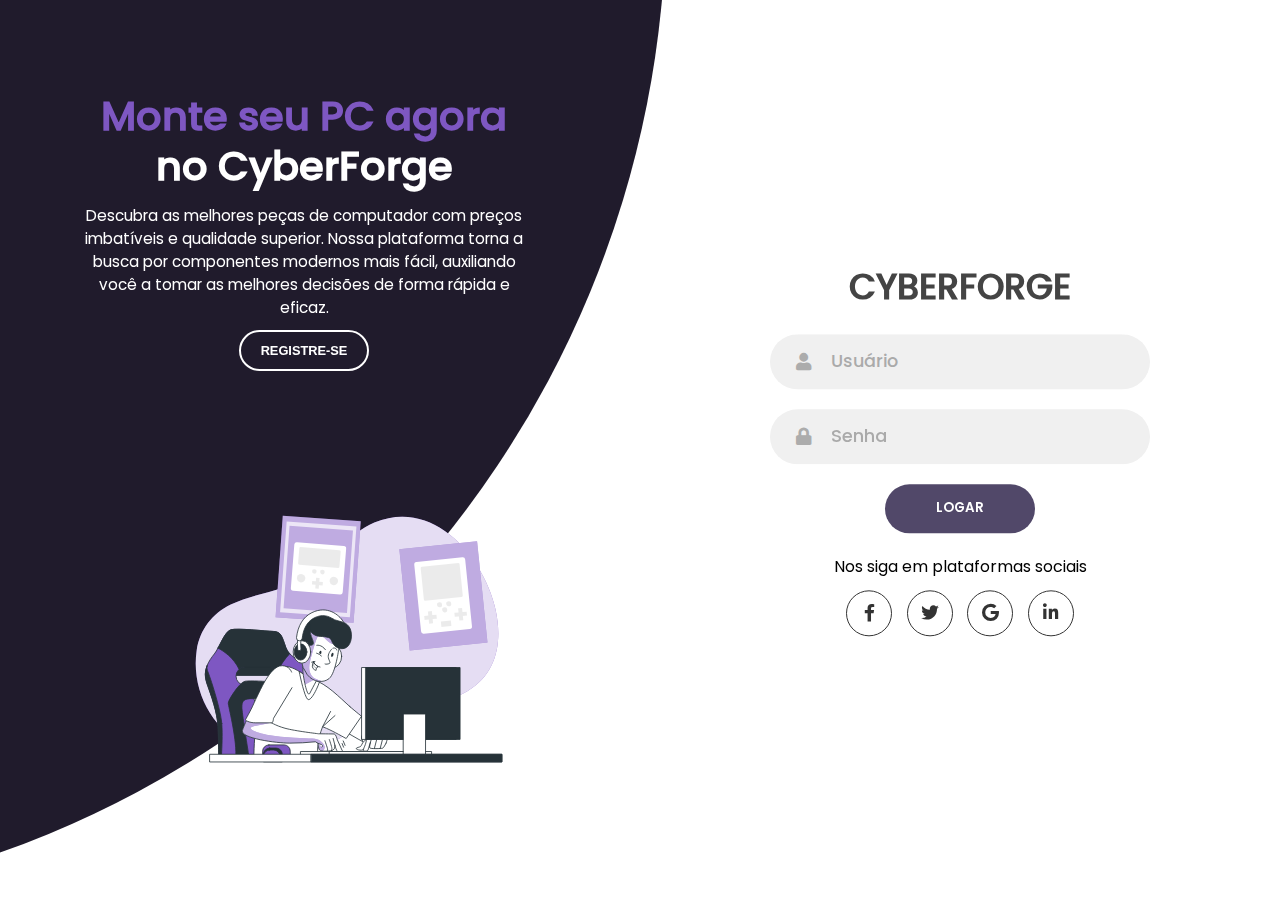
<file: index.html>
<!-- Código desenvolvido por: Equipe CyberForge -->

<!DOCTYPE html>
<html lang="pt-br">
 
  <head>
    <meta charset="UTF-8" />
    <meta name="viewport" content="width=device-width, initial-scale=1.0" />
    <link rel="stylesheet" href="https://cdnjs.cloudflare.com/ajax/libs/font-awesome/5.15.4/css/all.min.css">
    <link rel="stylesheet" href="css/main_style.css" />
    <link href="css/main_fonte.css" rel="stylesheet">
    <link rel="icon" href="imagens/forja.png" type="image/png">
    <title>CYBERFORGE</title>
  </head>
  
  <body>
    <div class="container">
      <div class="forms-container">
        <div class="signin-signup">

          <!-- Etapa Login -->
          <form action="#" class="sign-in-form" id="login-form">
            <h2 class="title">CYBERFORGE</h2>

            <!-- Elemento para mensagem de erro -->
            <span id="login-error" style="color: red; display: none; font-size: 14px;"></span>

            <div class="input-field">
              <i class="fas fa-user"></i>
              <input type="text" id="login-usuario" placeholder="Usuário" required oninvalid="this.setCustomValidity('Por favor, insira um nome de usuário')" oninput="setCustomValidity('')" />
            </div>
            <div class="input-field">
              <i class="fas fa-lock"></i>
              <input type="password" id="login-senha" placeholder="Senha" required oninvalid="this.setCustomValidity('Por favor, insira sua senha')" oninput="setCustomValidity('')" />
            </div>
            <input type="submit" value="Logar" class="btn solid" />
            <p class="social-text">Nos siga em plataformas sociais</p>
            <div class="social-media">
              <a href="#" class="social-icon">
                <i class="fab fa-facebook-f"></i>
              </a>
              <a href="#" class="social-icon">
                <i class="fab fa-twitter"></i>
              </a>
              <a href="#" class="social-icon">
                <i class="fab fa-google"></i>
              </a>
              <a href="#" class="social-icon">
                <i class="fab fa-linkedin-in"></i>
              </a>
            </div>
          </form>

          <!-- Etapa Registro -->
          <form action="#" class="sign-up-form" id="register-form">
            <h2 class="title">CYBERFORGE</h2>
            <div class="input-field">
              <i class="fas fa-user"></i>
              <input type="text" id="registro-usuario" placeholder="Usuário" required oninvalid="this.setCustomValidity('Por favor, insira um nome de usuário')" oninput="setCustomValidity('')" />
            </div>
            <div class="input-field">
              <i class="fas fa-envelope"></i>
              <input type="email" id="registro-email" placeholder="E-mail" pattern=".+@.+\..+" oninvalid="this.setCustomValidity('Por favor, insira um e-mail válido com @')" oninput="setCustomValidity('')" required />
            </div>
            <div class="input-field">
              <i class="fas fa-lock"></i>
              <input type="password" id="registro-senha" placeholder="Senha" required oninvalid="this.setCustomValidity('Por favor, insira sua senha')" oninput="setCustomValidity('')" />
            </div>
            <input type="submit" class="btn" value="Registrar"/>
            <p class="social-text">Nos siga em plataformas sociais</p>
            <div class="social-media">
              <a href="#" class="social-icon">
                <i class="fab fa-facebook-f"></i>
              </a>
              <a href="#" class="social-icon">
                <i class="fab fa-twitter"></i>
              </a>
              <a href="#" class="social-icon">
                <i class="fab fa-google"></i>
              </a>
              <a href="#" class="social-icon">
                <i class="fab fa-linkedin-in"></i>
              </a>
            </div>
          </form>
        </div>
      </div>

      <!-- Slot Registro e Slot Login -->
      <div class="panels-container">
        <div class="panel left-panel">
          <div class="content">
            <aside>
              <h2><span>Monte seu PC agora</span></h2>
              <h2>no CyberForge</h2>
              <p>
                Descubra as melhores peças de computador com preços imbatíveis e qualidade superior. Nossa plataforma torna a busca por componentes modernos mais fácil, auxiliando você a tomar as melhores decisões de forma rápida e eficaz.
              </p>
              <button class="btn transparent" id="sign-up-btn">
                Registre-se
              </button>
            </aside>
          </div>
          <img src="imagens/logo_login.svg" class="image" alt="" />
        </div>
        <div class="panel right-panel">
          <div class="content">
            <aside>
              <h2><span>Monte seu PC agora</span></h2>
              <h2>no CyberForge</h2>
              <p>
                Encontre as melhores peças de computador com o melhor preço e qualidade. Nossa plataforma facilita a busca por componentes atuais, ajudando você a fazer as melhores escolhas de forma rápida e eficiente.
              </p>
              <button class="btn transparent" id="sign-in-btn">
                Entrar
              </button>
            </aside>
          </div>
          <img src="imagens/logo_register.svg" class="image" alt="" />
        </div>
      </div>
    </div> 

    <script>
      // Referências aos botões e slots
      const signUpButton = document.getElementById('sign-up-btn');
      const signInButton = document.getElementById('sign-in-btn');
      const loginForm = document.getElementById('login-form');
      const registerForm = document.getElementById('register-form');
    
      // Funções do Registro: Usuário, e-mail e senha
      registerForm.addEventListener('submit', (e) => {
        e.preventDefault();
        const usuario = document.getElementById('registro-usuario').value;
        const email = document.getElementById('registro-email').value;
        const senha = document.getElementById('registro-senha').value;
        
        // Verificando se o usuário já existe
        const storedUsuario = localStorage.getItem('usuario');

        if (storedUsuario === usuario) {
        alert('O usuário já foi usado para outro cadastro. Por gentileza, escolha outro nome de usuário.');
        // Limpar os campos do formulário
        document.getElementById('registro-usuario').value = '';
        document.getElementById('registro-email').value = '';
        document.getElementById('registro-senha').value = '';
        return; // Sair da função sem prosseguir com o registro do novo usuário
        }

        // Salvando dados no LocalStorage ( Navegador do usuário )
        localStorage.setItem('usuario', usuario);
        localStorage.setItem('email', email);
        localStorage.setItem('senha', senha);
        
        // Limpar os campos do slot da vez - Registro
        document.getElementById('registro-usuario').value = '';
        document.getElementById('registro-email').value = '';
        document.getElementById('registro-senha').value = '';
        document.getElementById('sign-in-btn').click();
      });
    
      // Funções de Login: Usuário e senha
      loginForm.addEventListener('submit', (e) => {
        e.preventDefault();
        const loginUsuario = document.getElementById('login-usuario').value;
        const loginSenha = document.getElementById('login-senha').value;
    
        // Limpar os campos do slot da vez - Login
        document.getElementById('login-usuario').value = '';
        document.getElementById('login-senha').value = '';
    
        // Verificar os dados no LocalStorage ( Navegador do usuário )
        const storedUsuario = localStorage.getItem('usuario');
        const storedSenha = localStorage.getItem('senha');
        const loginError = document.getElementById('login-error');
    
        if (loginUsuario === storedUsuario && loginSenha === storedSenha) {
          loginError.style.display = 'none'; 
          window.location.href = './Tela Inicial/main.html'; 
        } else {
          loginError.textContent = 'Usuário ou senha incorretos'; 
          loginError.style.display = 'block'; 
        }
      });
    
      // Alternar entre as telas
      signUpButton.addEventListener('click', () => {
        document.querySelector('.container').classList.add('sign-up-mode');
      });
    
      signInButton.addEventListener('click', () => {
        document.querySelector('.container').classList.remove('sign-up-mode');
      });

    </script>
  </body>
</html>
</file>
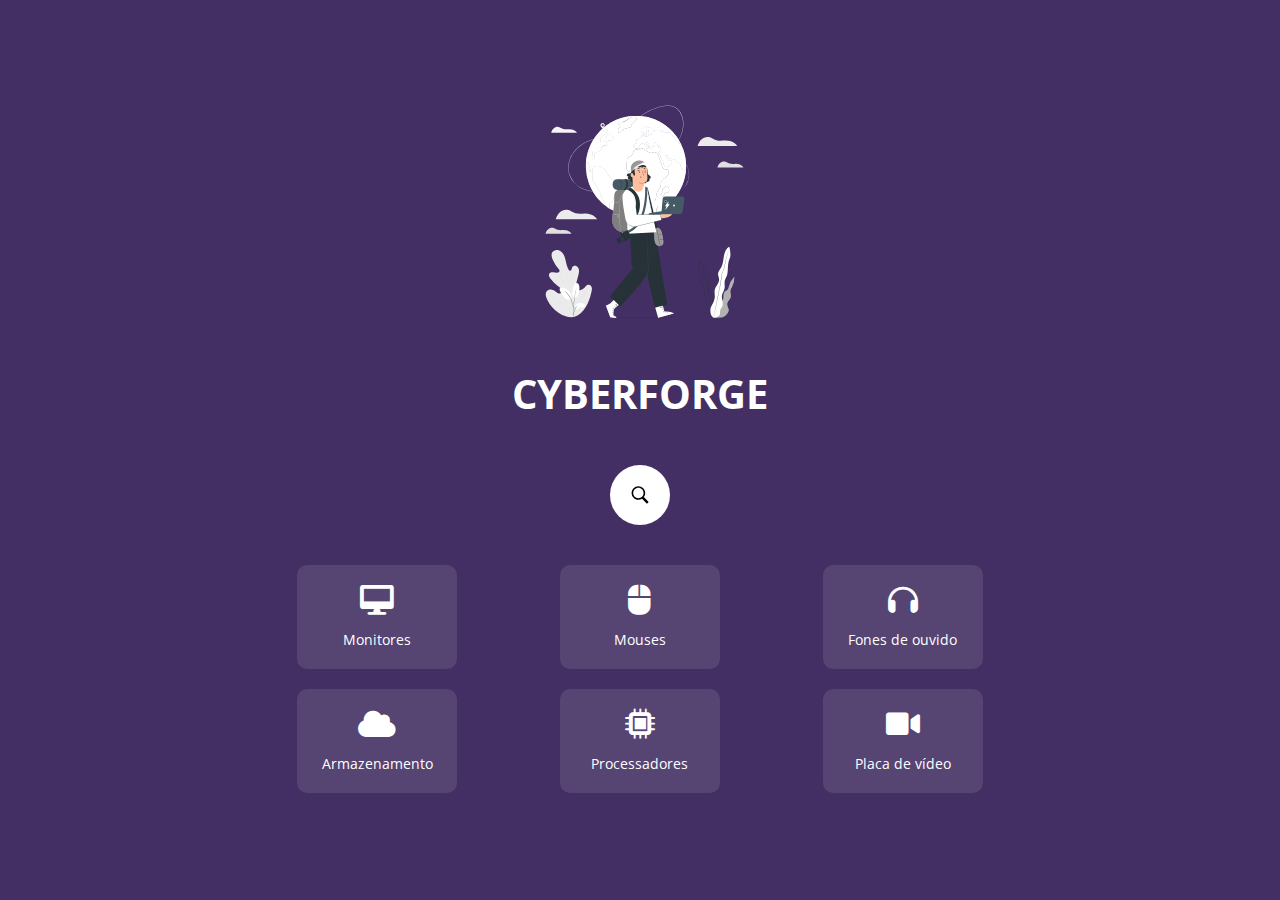
<file: html/categorias.html>
<!DOCTYPE html>
<html lang="pt">
<head>
    <link rel="stylesheet" href="https://cdnjs.cloudflare.com/ajax/libs/font-awesome/6.0.0-beta3/css/all.min.css">
    <link rel="stylesheet" href="../css/categorias.css">
    <meta charset="UTF-8">
    <meta http-equiv="X-UA-Compatible" content="IE=edge">
    <meta name="viewport" content="width=device-width, initial-scale=1.0">
    <title>CATEGORIAS</title>
</head>
<body>
    <!-- Título -->
    <div class="header">
        <img src="../svg/logo.svg" alt="CYBERFORGE" height="250"> <!-- Ajuste o tamanho conforme necessário -->
        <h1>CYBERFORGE</h1>
    </div>
 
    <!-- Barra de pesquisa -->
    <div class="search-box">
        <input type="text" class="search-txt" placeholder="Pesquisar">
        <a href="#" class="search-btn">
            <img src="../svg/lupa.svg" alt="lupa" height="20" width="20">
        </a>
    </div>

    <!-- Categorias -->
    <div class="categories">
        <a href="#" class="category-btn">
            <i class="fas fa-desktop"></i>
            <span>Monitores</span>
        </a>
        <a href="#" class="category-btn">
            <i class="fas fa-mouse"></i>
            <span>Mouses</span>
        </a>
        <a href="#" class="category-btn">
            <i class="fas fa-headphones"></i>
            <span>Fones de ouvido</span>
        </a>
        <a href="#" class="category-btn">
            <i class="fas fa-cloud"></i>
            <span>Armazenamento</span>
        </a>
        <a href="#" class="category-btn">
            <i class="fas fa-microchip"></i>
            <span>Processadores</span>
        </a>
        <a href="#" class="category-btn">
            <i class="fas fa-video"></i>
            <span>Placa de vídeo</span>
        </a>
    </div>
</body>
</html>
</file>
<file: css/main_style.css>
@import url("https://fonts.googleapis.com/css2?family=Poppins:wght@200;300;400;500;600;700;800&display=swap");

* {
  margin: 0;
  padding: 0;
  box-sizing: border-box;
}

body,input {
  font-family: "Poppins", sans-serif;
}

img {
  max-width: 80%;
  height: auto;
}

h2{
  font-size: 40px;
  line-height: 50px;
  font-family: poppinsmedium;
}

span{
  color: #7E57C2
}

.container {
  position: relative;
  width: 100%;
  background-color: #fff;
  min-height: 100vh;
  overflow: hidden;
}

.forms-container {
  position: absolute;
  width: 100%;
  height: 100%;
  top: 0;
  left: 0;
}

.signin-signup {
  position: absolute;
  top: 50%;
  transform: translate(-50%, -50%);
  left: 75%;
  width: 50%;
  transition: 1s 0.7s ease-in-out;
  display: grid;
  grid-template-columns: 1fr;
  z-index: 5;
}

form {
  display: flex;
  align-items: center;
  justify-content: center;
  flex-direction: column;
  padding: 0rem 5rem;
  transition: all 0.2s 0.7s;
  overflow: hidden;
  grid-column: 1 / 2;
  grid-row: 1 / 2;
}

form.sign-up-form {
  opacity: 0;
  z-index: 1;
}

form.sign-in-form {
  z-index: 2;
}

.title {
  font-size: 2.2rem;
  color: #444;
  margin-bottom: 10px;
}

.input-field {
  max-width: 380px;
  width: 100%;
  background-color: #f0f0f0;
  margin: 10px 0;
  height: 55px;
  border-radius: 55px;
  display: grid;
  grid-template-columns: 15% 85%;
  padding: 0 0.4rem;
  position: relative;
}

.input-field i {
  text-align: center;
  line-height: 55px;
  color: #acacac;
  transition: 0.5s;
  font-size: 1.1rem;
}

.input-field input {
  background: none;
  outline: none;
  border: none;
  line-height: 1;
  font-weight: 600;
  font-size: 1.1rem;
  color: #333;
}

.input-field input::placeholder {
  color: #aaa;
  font-weight: 500;
}

.social-text {
  padding: 0.7rem 0;
  font-size: 1rem;
}

.social-media {
  display: flex;
  justify-content: center;
}

.social-icon {
  height: 46px;
  width: 46px;
  display: flex;
  justify-content: center;
  align-items: center;
  margin: 0 0.45rem;
  color: #333;
  border-radius: 50%;
  border: 1px solid #333;
  text-decoration: none;
  font-size: 1.1rem;
  transition: 0.3s;
}

.social-icon:hover {
  color: #514869;
  border-color: #514968;
}

.btn {
  width: 150px;
  background-color: #514869;
  border: none;
  outline: none;
  height: 49px;
  border-radius: 49px;
  color: #fff;
  text-transform: uppercase;
  font-weight: 600;
  margin: 10px 0;
  cursor: pointer;
  transition: 0.5s;
}

.btn:hover {
  background-color: #201b2c;
}

.panels-container {
  position: absolute;
  height: 100%;
  width: 100%;
  top: 0;
  left: 0;
  display: grid;
  grid-template-columns: repeat(2, 1fr);
}

.container:before {
  content: "";
  position: absolute;
  height: 2000px;
  width: 2000px;
  top: -10%;
  right: 48%;
  transform: translateY(-50%);
  background-image: linear-gradient(-45deg, #201b2c 0%, #201b2c 100%);
  transition: 1.8s ease-in-out;
  border-radius: 50%;
  z-index: 6;
}

.image {
  width: 100%;
  transition: transform 1.1s ease-in-out;
  transition-delay: 0.4s;
}

.panel {
  display: flex;
  flex-direction: column;
  align-items: flex-end;
  justify-content: space-around;
  text-align: center;
  z-index: 6;
}

.left-panel {
  pointer-events: all;
  padding: 3rem 17% 2rem 12%;
}

.right-panel {
  pointer-events: none;
  padding: 3rem 12% 2rem 17%;
}

.panel .content {
  color: #fff;
  transition: transform 0.9s ease-in-out;
  transition-delay: 0.6s;
}

.panel h3 {
  font-weight: 600;
  line-height: 1;
  font-size: 1.5rem;
}

.panel p {
  font-size: 0.95rem;
  padding: 0.7rem 0;
}

.btn.transparent {
  margin: 0;
  background: none;
  border: 2px solid #fff;
  width: 130px;
  height: 41px;
  font-weight: 600;
  font-size: 0.8rem;
}

.right-panel .image, 
.right-panel .content {
  transform: translateX(800px);
}

/* Animação das páginas */
.container.sign-up-mode:before {
  transform: translate(100%, -50%);
  right: 52%;
}

.container.sign-up-mode .left-panel .image,
.container.sign-up-mode .left-panel .content {
  transform: translateX(-800px);
}

.container.sign-up-mode .signin-signup {
  left: 25%;
}

.container.sign-up-mode form.sign-up-form {
  opacity: 1;
  z-index: 2;
}

.container.sign-up-mode form.sign-in-form {
  opacity: 0;
  z-index: 1;
}

.container.sign-up-mode .right-panel .image,
.container.sign-up-mode .right-panel .content {
  transform: translateX(0%);
}

.container.sign-up-mode .left-panel {
  pointer-events: none;
}

.container.sign-up-mode .right-panel {
  pointer-events: all;
}

@media (max-width: 870px) {

  .container {
    min-height: 800px;
    height: 100vh;
  }

  .signin-signup {
    width: 100%;
    top: 95%;
    transform: translate(-50%, -100%);
    transition: 1s 0.8s ease-in-out;
  }

  .signin-signup,
  .container.sign-up-mode .signin-signup {
    left: 50%;
  }

  .panels-container {
    grid-template-columns: 1fr;
    grid-template-rows: 1fr 2fr 1fr;
  }

  .panel {
    flex-direction: row;
    justify-content: space-around;
    align-items: center;
    padding: 2.5rem 8%;
    grid-column: 1 / 2;
  }

  .right-panel {
    grid-row: 3 / 4;
  }

  .left-panel {
    grid-row: 1 / 2;
  }

  .image {
    width: 200px;
    transition: transform 0.9s ease-in-out;
    transition-delay: 0.6s;
  }

  .panel .content {
    padding-right: 15%;
    transition: transform 0.9s ease-in-out;
    transition-delay: 0.8s;
  }

  .panel h3 {
    font-size: 1.2rem;
  }

  .panel p {
    font-size: 0.7rem;
    padding: 0.5rem 0;
  }

  .btn.transparent {
    width: 110px;
    height: 35px;
    font-size: 0.7rem;
  }

  .container:before {
    width: 1500px;
    height: 1500px;
    transform: translateX(-50%);
    left: 30%;
    bottom: 68%;
    right: initial;
    top: initial;
    transition: 2s ease-in-out;
  }

  .container.sign-up-mode:before {
    transform: translate(-50%, 100%);
    bottom: 32%;
    right: initial;
  }

  .container.sign-up-mode .left-panel .image,
  .container.sign-up-mode .left-panel .content {
    transform: translateY(-300px);
  }

  .container.sign-up-mode .right-panel .image,
  .container.sign-up-mode .right-panel .content {
    transform: translateY(0px);
  }

  .right-panel .image,
  .right-panel .content {
    transform: translateY(300px);
  }

  .container.sign-up-mode .signin-signup {
    top: 5%;
    transform: translate(-50%, 0);
  }
}

@media (max-width: 570px) {

  form {
    padding: 0 1.5rem;
  }

  .image {
    display: none;
  }

  .panel .content {
    padding: 0.5rem 1rem;
  }
  
  .container {
    padding: 1.5rem;
  }

  .container:before {
    bottom: 72%;
    left: 50%;
  }

  .container.sign-up-mode:before {
    bottom: 28%;
    left: 50%;
  }
}
</file>
<file: css/main_fonte.css>
@font-face {
    font-family: 'poppinsblack';
    src: url('../fontes/poppins-black-webfont.woff2') format('woff2'),
         url('../fontes/poppins-black-webfont.woff') format('woff');
    font-weight: normal;
    font-style: normal;
  }
  
  @font-face {
    font-family: 'poppinsbold';
    src: url('../fontes/poppins-bold-webfont.woff2') format('woff2'),
         url('../fontes/poppins-bold-webfont.woff') format('woff');
    font-weight: normal;
    font-style: normal;
  }
  
  @font-face {
    font-family: 'poppinslight';
    src: url('../fontes/poppins-light-webfont.woff2') format('woff2'),
         url('../fontes/poppins-light-webfont.woff') format('woff');
    font-weight: normal;
    font-style: normal;
  
  }
  
  @font-face {
    font-family: 'poppinsmedium';
    src: url('../fontes/poppins-medium-webfont.woff2') format('woff2'),
         url('../fontes/poppins-medium-webfont.woff') format('woff');
    font-weight: normal;
    font-style: normal;
  }
  
  @font-face {
    font-family: 'poppinsregular';
    src: url('../fontes/poppins-regular-webfont.woff2') format('woff2'),
         url('../fontes/poppins-regular-webfont.woff') format('woff');
    font-weight: normal;
    font-style: normal;
  }
  
  @font-face {
    font-family: 'poppinssemibold';
    src: url('../fontes/poppins-semibold-webfont.woff2') format('woff2'),
         url('../fontes/poppins-semibold-webfont.woff') format('woff');
    font-weight: normal;
    font-style: normal;
  }
</file>
<file: css/categorias.css>
@import url('https://fonts.googleapis.com/css2?family=Open+Sans&display=swap');

body {
    margin: 0;
    height: 100vh;
    width: 100vw;
    background: linear-gradient(#432f64, #432f64);
    font-family: 'Open Sans', sans-serif;
    display: flex;
    flex-direction: column; /* Organiza em coluna */
    justify-content: center; /* Centraliza verticalmente */
    align-items: center; /* Centraliza horizontalmente */
    overflow: hidden; /* Remove a barra de rolagem */
}

h1{
    font-size: 40px;
    line-height: 50px;
    font-family: 'Open Sans', sans-serif;
    color: #ffffff;
  }

/* Estilos adicionais para o cabeçalho */
.header {
    text-align: center; /* Centraliza o texto */
    margin-bottom: 20px; /* Espaçamento embaixo do cabeçalho */
}

/* Barra de pesquisa */
.search-box {
    background: #ffffff;
    height: 40px;
    padding: 10px;
    border-radius: 40px;
    display: flex;
    justify-content: space-between;
    align-items: center;
    margin-bottom: 20px; /* Espaçamento embaixo da barra de pesquisa */
}

.search-txt {
    border: none;
    background: none;
    outline: none;
    padding: 0;
    color: #000000;
    font-size: 16px;
    line-height: 40px;
    width: 0;
    transition: .3s;
    font-family: 'Open Sans', sans-serif;
    font-weight: bold;
}

::-webkit-input-placeholder {
    color: #1e3754;
}

.search-btn {
    width: 40px;
    height: 40px;
    border-radius: 50%;
    background: #ffffff;
    display: flex;
    justify-content: center;
    align-items: center;
    transition: .3s;
}

.search-box:hover > .search-txt {
    width: 400px;
    padding: 0 6px;
}

.search-box:hover > .search-btn {
    background: #7E57C2;
}

/* Estilo dos botões de categorias */
.categories {
    display: grid;
    grid-template-columns: repeat(3, 1fr);
    grid-gap: 20px;
    justify-items: center;
    margin: 20px auto; /* Espaçamento em cima e embaixo da categoria */
    width: 60%;
}

.category-btn {
    text-align: center;
    padding: 20px;
    background-color: rgba(255, 255, 255, 0.1);
    border-radius: 10px;
    text-decoration: none;
    color: white; /* Alterado para preto para melhor contraste */
    font-size: 14px;
    transition: background 0.3s, transform 0.3s;
    width: 120px;
}

.category-btn i {
    font-size: 30px;
    margin-bottom: 10px;
}

.category-btn span {
    display: block;
    margin-top: 5px;
}

.category-btn:hover {
    background-color: rgba(255, 255, 255, 0.3);
    transform: scale(1.1);
}
</file>
